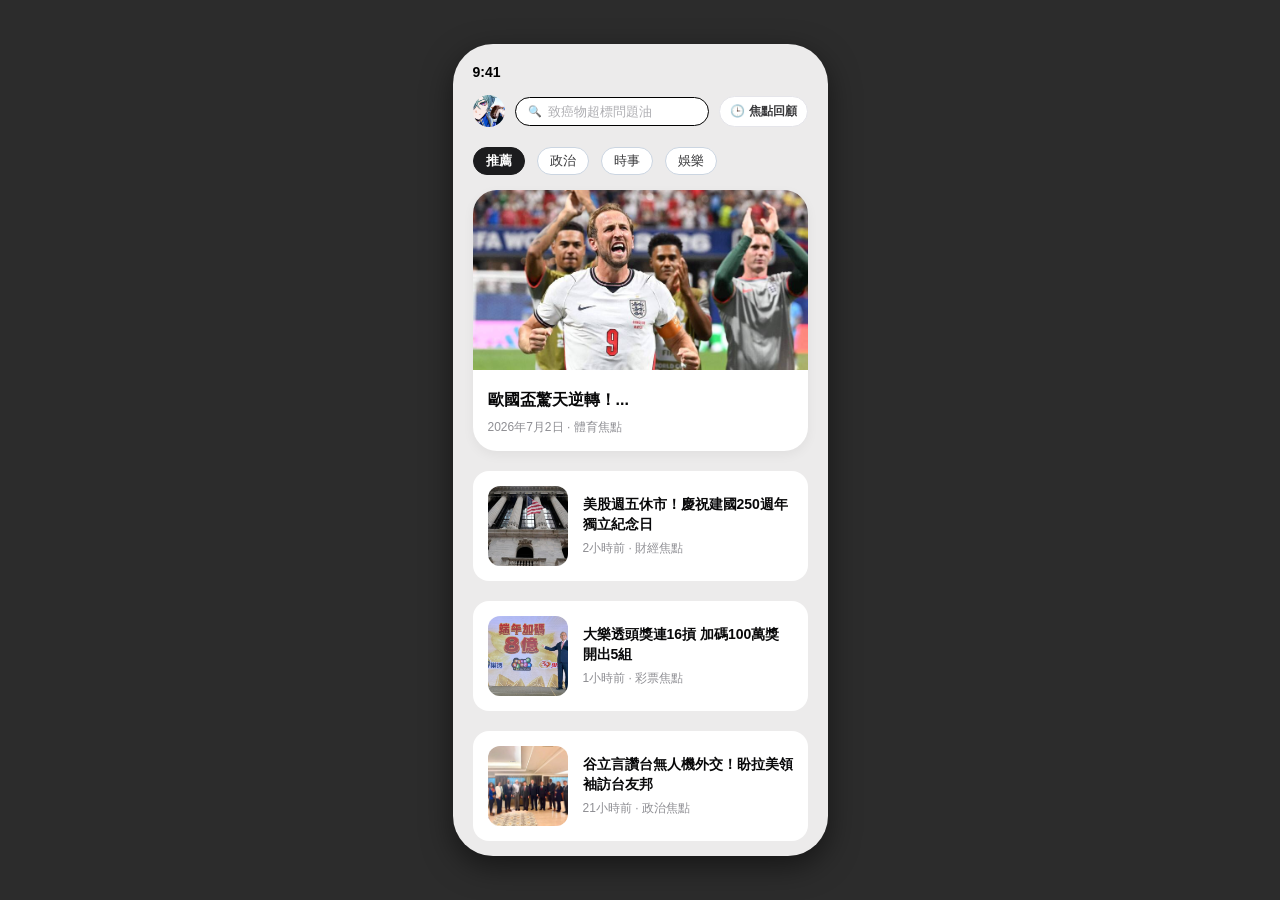
<file: index.html>
<!DOCTYPE html>
<html lang="zh-TW">
<head>
    <meta charset="UTF-8">
    <title>我的新聞App</title>
    <!-- 這行程式碼是用來把你的 CSS 樣式表跟這個網頁串連起來 -->
    <link rel="stylesheet" href="style.css">
</head>
<body>

    <!-- 1. 手機外框大箱子 -->
    <div class="phone-container">
        
        <!-- 2. 頂部狀態列 -->
        <div class="status-bar">
            <span>9:41</span>
        </div>

        <!-- 3. 焦點搜尋欄（內建輸入框） -->
        <!-- 找到原本的搜尋區塊，替換成以下結構 -->
<div class="search-section">
    
    <!-- 1. 左邊圓形大頭貼（這裡我先放一個動漫頭像網址，你可以換成自己的） -->
    <img class="user-avatar" src="IMG_8840.jpeg" alt="用戶頭像">
    
    <!-- 2. 中間搜尋欄輸入框 -->
    <div class="search-wrapper">
        <span class="search-icon">🔍</span>
        <input type="text" placeholder="致癌物超標問題油">
    </div>
    
    <!-- 3. 右邊焦點回顧按鈕 -->
    <button class="review-btn">
        <span class="clock-icon">🕒</span> 焦點回顧
    </button>

</div>

        <!-- 4. 分類標籤區 -->
        <div class="category-tabs">
            <span class="active">推薦</span>
            <span>政治</span>
            <span>時事</span>
            <span>娛樂</span>
        </div>

        <!-- 5. 灰色新聞大矩形框（今天的主要挑戰目標！） -->
       <a href="news-football.html" style="text-decoration: none; color: inherit;">
    <div class="main-news-box">
        <img class="news-img" src="phpuJLC46.jpg" alt="新聞圖片">
        <div class="news-info">
            <h3 class="news-title">歐國盃驚天逆轉！...</h3>
            <p class="news-date">2026年7月2日 · 體育焦點</p>
        </div>
    </div>
</a>

 <a href="news-football.html" style="text-decoration: none; color: inherit;">
    <div class="small-news-card">
         <img class="small-card-img" src="686bf393adebe500a65849e849560e09.jpeg" alt="新聞小圖">

    <div class="small-card-text">
        <h4>美股週五休市！慶祝建國250週年獨立紀念日</h4>
        <p>2小時前 · 財經焦點</p>
    </div>
</div>
</a>

 <a href="news-football.html" style="text-decoration: none; color: inherit;">
 <div class="small-news-card">
         <img class="small-card-img" src="a82056b41b1c4d6ccb51a1524219b2ab.jpeg" alt="新聞小圖">

    <div class="small-card-text">
        <h4>大樂透頭獎連16摃 加碼100萬獎開出5組</h4>
        <p>1小時前 · 彩票焦點</p>
    </div>
</div>
</a>

 <a href="news-football.html" style="text-decoration: none; color: inherit;">
<div class="small-news-card">
         <img class="small-card-img" src="e4cdabfea34db487033521e56f7f51af.jpeg" alt="新聞小圖">

    <div class="small-card-text">
        <h4>谷立言讚台無人機外交！盼拉美領袖訪台友邦</h4>
        <p>21小時前 · 政治焦點</p>
    </div>
</div>
</a>

 <a href="news-football.html" style="text-decoration: none; color: inherit;">
<div class="small-news-card">
         <img class="small-card-img" src="ed6f7edd452e59ddf272b38c2f8873a0.jpeg" alt="新聞小圖">

    <div class="small-card-text">
        <h4>奇蹟雙殺逆轉！台灣男籃贏地主隊南韓</h4>
        <p>8小時前 · 體育焦點</p>
    </div>
</div>
</a>

 <a href="news-football.html" style="text-decoration: none; color: inherit;">
<div class="small-news-card">
         <img class="small-card-img" src="efaca5d1265ae12279640dc383618323.jpeg" alt="新聞小圖">

    <div class="small-card-text">
        <h4>苗栗最歡樂夏夜親水活動開跑</h4>
        <p>6小時前 · 文化焦點</p>
    </div>
</div>

 <a href="news-football.html" style="text-decoration: none; color: inherit;">
<div class="small-news-card">
         <img class="small-card-img" src="1_4831.jpg" alt="新聞小圖">

    <div class="small-card-text">
        <h4>藍車黨還是黃車派？花蓮蔥油餅街終極對決！</h4>
        <p>3小時前 · 文化焦點</p>
    </div>
</div>
</a>


    </div>

</body>
</html>
</file>
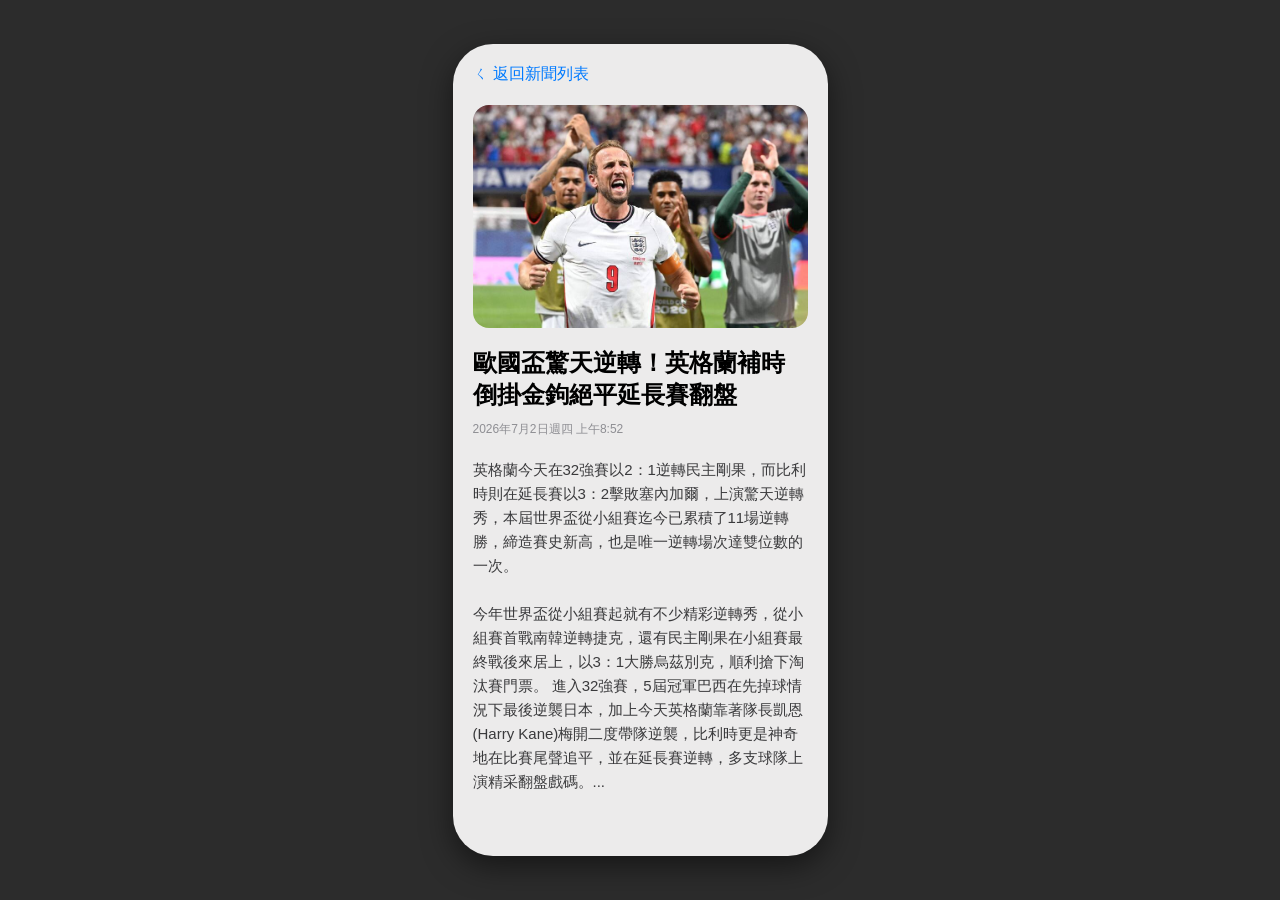
<file: news-football.html>
<!DOCTYPE html>
<html lang="zh-TW">
<head>
    <meta charset="UTF-8">
    <meta name="viewport" content="width=device-width, initial-scale=1.0">
    <title>新聞內頁 - 歐國盃驚天逆轉</title>
    <link rel="stylesheet" href="style.css">
    <style>
        /* 這裡可以偷偷加一點內頁專用的微調 */
        .back-btn {
            font-size: 16px;
            color: #007aff; /* iOS 經典藍色按鈕 */
            text-decoration: none;
            display: inline-block;
            margin-bottom: 20px;
            cursor: pointer;
        }
        .detail-content {
            margin-top: 15px;
            font-size: 15px;
            color: #3a3a3c;
            line-height: 1.6;
        }
        .detail-img {
            width: 100%;
            border-radius: 16px;
            margin-bottom: 15px;
        }
    </style>
</head>
<body>

    <div class="phone-container">
        
        <a href="index.html" class="back-btn">ㄑ 返回新聞列表</a>

        <div class="news-detail-page">
            <img class="detail-img" src="phpuJLC46.jpg" alt="新聞大圖">
            <h2>歐國盃驚天逆轉！英格蘭補時倒掛金鉤絕平延長賽翻盤</h2>
            <p class="news-date" style="margin: 10px 0 20px 0;">2026年7月2日週四 上午8:52</p>
            
            <div class="detail-content">
                <p>英格蘭今天在32強賽以2：1逆轉民主剛果，而比利時則在延長賽以3：2擊敗塞內加爾，上演驚天逆轉秀，本屆世界盃從小組賽迄今已累積了11場逆轉勝，締造賽史新高，也是唯一逆轉場次達雙位數的一次。</p>
                <br>
                <p>今年世界盃從小組賽起就有不少精彩逆轉秀，從小組賽首戰南韓逆轉捷克，還有民主剛果在小組賽最終戰後來居上，以3：1大勝烏茲別克，順利搶下淘汰賽門票。
進入32強賽，5屆冠軍巴西在先掉球情況下最後逆襲日本，加上今天英格蘭靠著隊長凱恩(Harry Kane)梅開二度帶隊逆襲，比利時更是神奇地在比賽尾聲追平，並在延長賽逆轉，多支球隊上演精采翻盤戲碼。...</p>
            </div>
        </div>

    </div>

</body>
</html>
</file>
<file: style.css>
/* ==========================================================================
   1. 基礎重設與手機外框樣式
   ========================================================================== */
/* 讓網頁的基本邊距歸零，比較好排版 */
* {
    margin: 0;
    padding: 0;
    box-sizing: border-box;
    font-family: -apple-system, BlinkMacSystemFont, "Segoe UI", Roboto, sans-serif;
}

/* 把背景底色變成深灰色，模擬你平板上的 Figma 工作區 */
body {
    background-color: #2c2c2c;
    display: flex;
    justify-content: center;
    align-items: center;
    min-height: 100vh;
}

/* 手機外框：模擬一台白色的 iPhone 畫面 */
.phone-container {
    width: 375px;
    height: 812px; /* 保持固定高度 */
    background-color: #ecebeb;
    border-radius: 40px; 
    box-shadow: 0px 10px 30px rgba(0,0,0,0.5);
    padding: 20px;
    position: relative;
    overflow-y: auto; /* 當垂直內容超出 812px 時，自動允許滾動 */
}

/* 隱藏手機框內部的滾動條，讓畫面更像原生 App */
.phone-container::-webkit-scrollbar {
    display: none; 
}

/* 頂部時間狀態列 */
.status-bar {
    font-weight: bold;
    font-size: 14px;
    margin-bottom: 15px;
}

/* ==========================================================================
   2. 頂部搜尋列區塊（完美還原 Figma 置中三明治結構）
   ========================================================================== */
/* 外層容器：開啟 Flex，讓頭像、輸入框、按鈕在同一橫排並垂直置中 */
.search-section {
    display: flex;
    align-items: center;
    gap: 10px;           /* 讓三個東西中間保持 10px 的舒服間距 */
    margin-bottom: 20px;
    width: 100%;
}

/* 左邊圓形大頭貼 */
.user-avatar {
    width: 32px;
    height: 32px;
    border-radius: 50%;   /* 50% 做出完美的正圓形大頭貼 */
    object-fit: cover;
}

/* 中間搜尋欄輸入框 */
/* 🌟 新增：搜尋欄的外包裝（負責黑框與排版） */
.search-wrapper {
    flex: 1;                     /* 讓它自動撐開，填滿剩餘空間 */
    display: flex;
    align-items: center;
    background-color: #ffffff;   /* 白底 */
    border: 1.5px solid #000000; /* 👈 加上你想要的帥氣黑框！ */
    border-radius: 20px;         /* 完美的膠囊大圓角 */
    padding: 6px 12px;           /* 讓內部留點空間 */
    gap: 6px;                    /* 放大鏡與文字的間距 */
}

/* 🌟 新增：放大鏡圖標的樣式 */
.search-icon {
    font-size: 11px;
    color: #8e8e93;              /* 讓放大鏡呈現淡淡的灰色 */
    display: flex;
    align-items: center;
}

/* 🛠️ 修改：原本的 input 樣式（把原本的邊框、背景、圓角都移到外層了） */
.search-section input {
    width: 100%;                 /* 填滿外層包裝 */
    border: none;                /* 拔掉原本的邊框 */
    background: transparent;     /* 背景變成透明，才看得到外層的白底 */
    font-size: 13px;
    outline: none;               /* 點擊時不要出現預設藍框 */
    color: #3a3a3c;
    padding: 0;                  /* 清空內部襯墊 */
}

/* 讓輸入框的提示文字（Placeholder）顏色變淡 */
.search-section input::placeholder {
    color: #aeaeb2; 
}

/* 右邊焦點回顧按鈕 */
.review-btn {
    display: flex;
    align-items: center;
    gap: 4px;
    padding: 6px 10px;
    background-color: #ffffff;      /* 改成白底 */
    border: 1px solid #e5e5ea;      /* 細邊框顏色與搜尋框一致 */
    border-radius: 20px;
    font-size: 12px;
    color: #3a3a3c;
    font-weight: bold;
    cursor: pointer;
    white-space: nowrap;           /* 確保文字絕對不會斷行 */
}

/* ==========================================================================
   3. 分類標籤區塊（還原 Figma 膠囊外框造型）
   ========================================================================== */
/* 讓整排標籤有上下間距，並且彼此拉開距離 */
.category-tabs {
    display: flex;
    gap: 12px;            /* 稍微縮小間距，讓膠囊標籤排得更精緻 */
    margin-top: 0px;
    margin-bottom: 15px;
}

/* 預設標籤樣式：加上外框與圓角膠囊 */
.category-tabs span {
    font-size: 13px;
    color: #3a3a3c;       
    font-weight: 500;
    cursor: pointer;
    padding: 4px 12px;    /* 加上內襯，撐出膠囊的空間 */
    border: 1px solid #cbd5e1; /* 加上淡灰色外框 */
    border-radius: 20px;  
    background-color: #ffffff;
}

/* 當標籤被選中（active）時的樣式 */
.category-tabs span.active {
    color: #ffffff;               /* 被選中時字變白色 */
    background-color: #1c1c1e;    /* 背景反白變深色 */
    border-color: #1c1c1e;        
    font-weight: bold;
    border-radius: 20px;
}

/* ==========================================================================
   4. 新聞卡片區塊（第一條大新聞 & 下方小新聞列表）
   ========================================================================== */
/* 1. 第一條大新聞主要外框 */
.main-news-box {
    width: 100%;
    background-color: #ffffff; 
    border-radius: 24px;
    margin-top: 15px;
    overflow: hidden; /* 確保裡面的圖片不會超出圓角邊界 */
    box-shadow: 0px 4px 12px rgba(0,0,0,0.05); 
}

/* 大新聞圖片 */
.news-img {
    width: 100%;
    height: 180px;
    object-fit: cover; 
}

/* 大新聞文字外襯 */
.news-info {
    padding: 15px;
}

/* 大新聞標題 */
.news-title {
    font-size: 16px;
    color: #080809;
    line-height: 1.4;
    margin-bottom: 8px;
    font-weight: bold;
}

/* 新聞日期時間 */
.news-date {
    font-size: 12px;
    color: #8e8e93; 
}

/* 2. 下方左右並排的小新聞卡片 */
.small-news-card {
    display: flex;
    align-items: center;
    padding: 15px;
    background-color: #ffffff;
    border-radius: 16px;
    margin-top: 20px;
    gap: 15px; /* 強制橫向圖文中間空出 15px 距離 */
}

/* 小新聞卡片的圖片 */
.small-card-img {
    width: 80px;
    height: 80px;
    border-radius: 12px;
    object-fit: cover;
    flex-shrink: 0; /* 確保圖片不被文字擠壓變形 */
}

/* 小新聞卡片的文字區塊 */
.small-card-text h4 {
    font-size: 14px;
    color: #080809;
    line-height: 1.4;
    margin-bottom: 6px;
}

.small-card-text p {
    font-size: 12px;
    color: #8e8e93;
}
</file>
